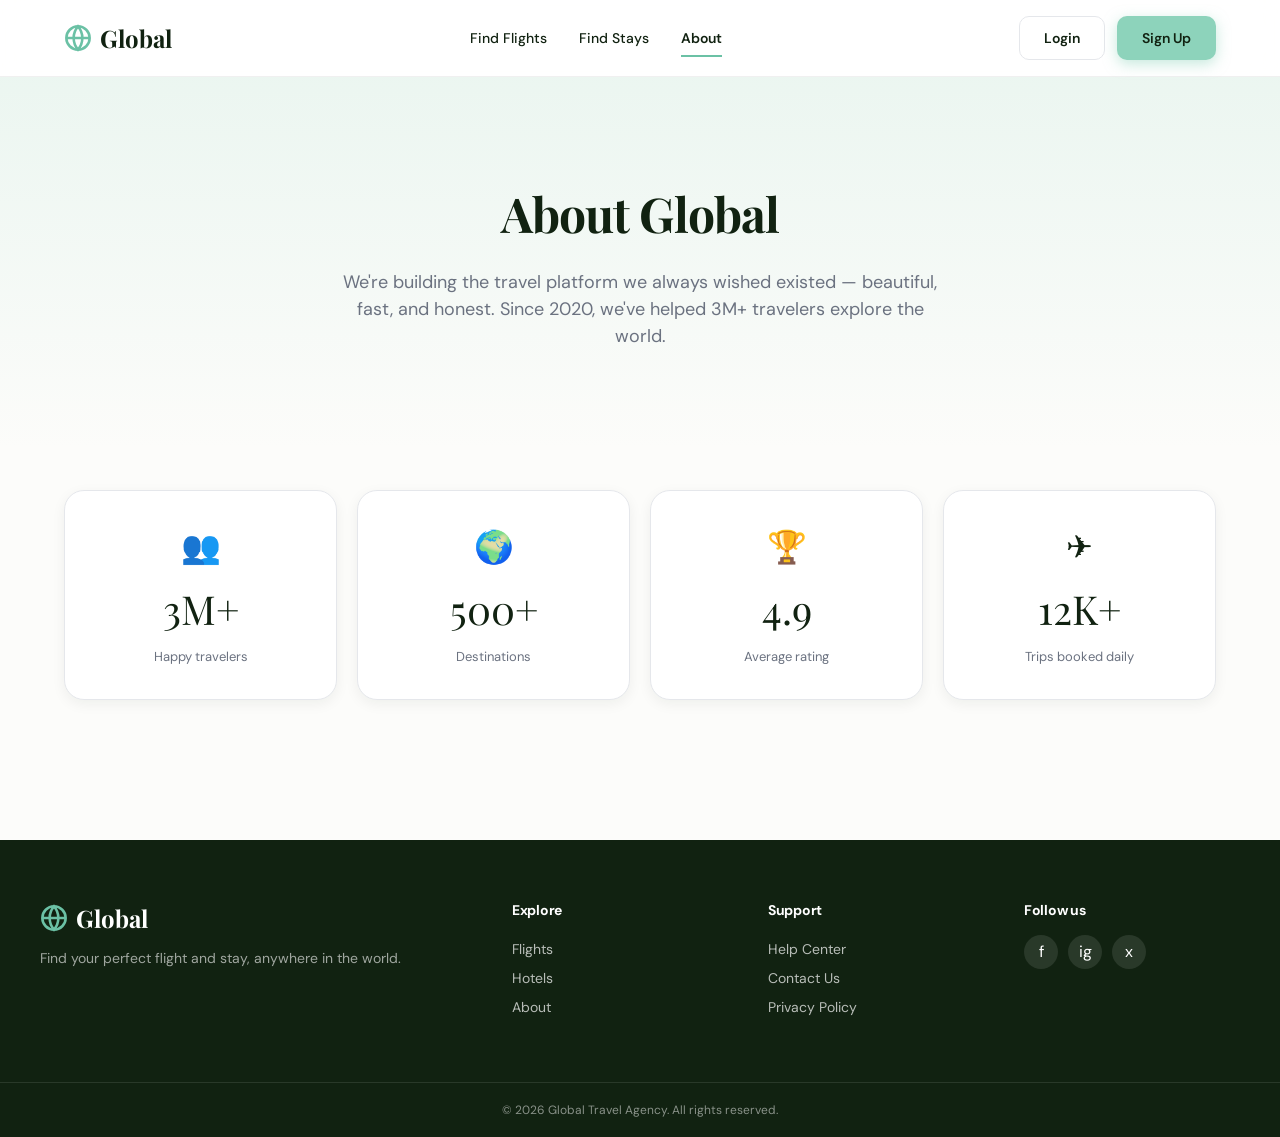
<file: about.html>
<!DOCTYPE html>
<html lang="en">
<head>
  <meta charset="UTF-8">
  <meta name="viewport" content="width=device-width, initial-scale=1.0">
  <title>About Global — Our Story</title>
  <meta name="description" content="Global helps millions travel effortlessly across the globe.">
  <link rel="preconnect" href="https://fonts.googleapis.com">
  <link rel="preconnect" href="https://fonts.gstatic.com" crossorigin>
  <link href="https://fonts.googleapis.com/css2?family=Playfair+Display:wght@600;700;800&family=DM+Sans:wght@400;500;600;700&display=swap" rel="stylesheet">
  <link rel="stylesheet" href="css/style.css">
</head>
<body>
  <div id="navbar"></div>

  <section class="about-hero">
    <div class="container">
      <h1 class="fade-up">About Global</h1>
      <p class="fade-up d1">We're building the travel platform we always wished existed — beautiful, fast, and honest. Since 2020, we've helped 3M+ travelers explore the world.</p>
    </div>
  </section>

  <section class="container">
    <div class="stats-grid">
      <div class="stat-card fade-up">
        <div style="font-size:32px">👥</div>
        <div class="stat-num">3M+</div>
        <div class="stat-lbl">Happy travelers</div>
      </div>
      <div class="stat-card fade-up d1">
        <div style="font-size:32px">🌍</div>
        <div class="stat-num">500+</div>
        <div class="stat-lbl">Destinations</div>
      </div>
      <div class="stat-card fade-up d2">
        <div style="font-size:32px">🏆</div>
        <div class="stat-num">4.9</div>
        <div class="stat-lbl">Average rating</div>
      </div>
      <div class="stat-card fade-up d3">
        <div style="font-size:32px">✈️</div>
        <div class="stat-num">12K+</div>
        <div class="stat-lbl">Trips booked daily</div>
      </div>
    </div>
  </section>

  <div id="footer"></div>

  <script src="js/data.js"></script>
  <script src="js/common.js"></script>
  <script>
    document.addEventListener('DOMContentLoaded', () => mount('about', 'flights'));
  </script>
</body>
</html>
</file>
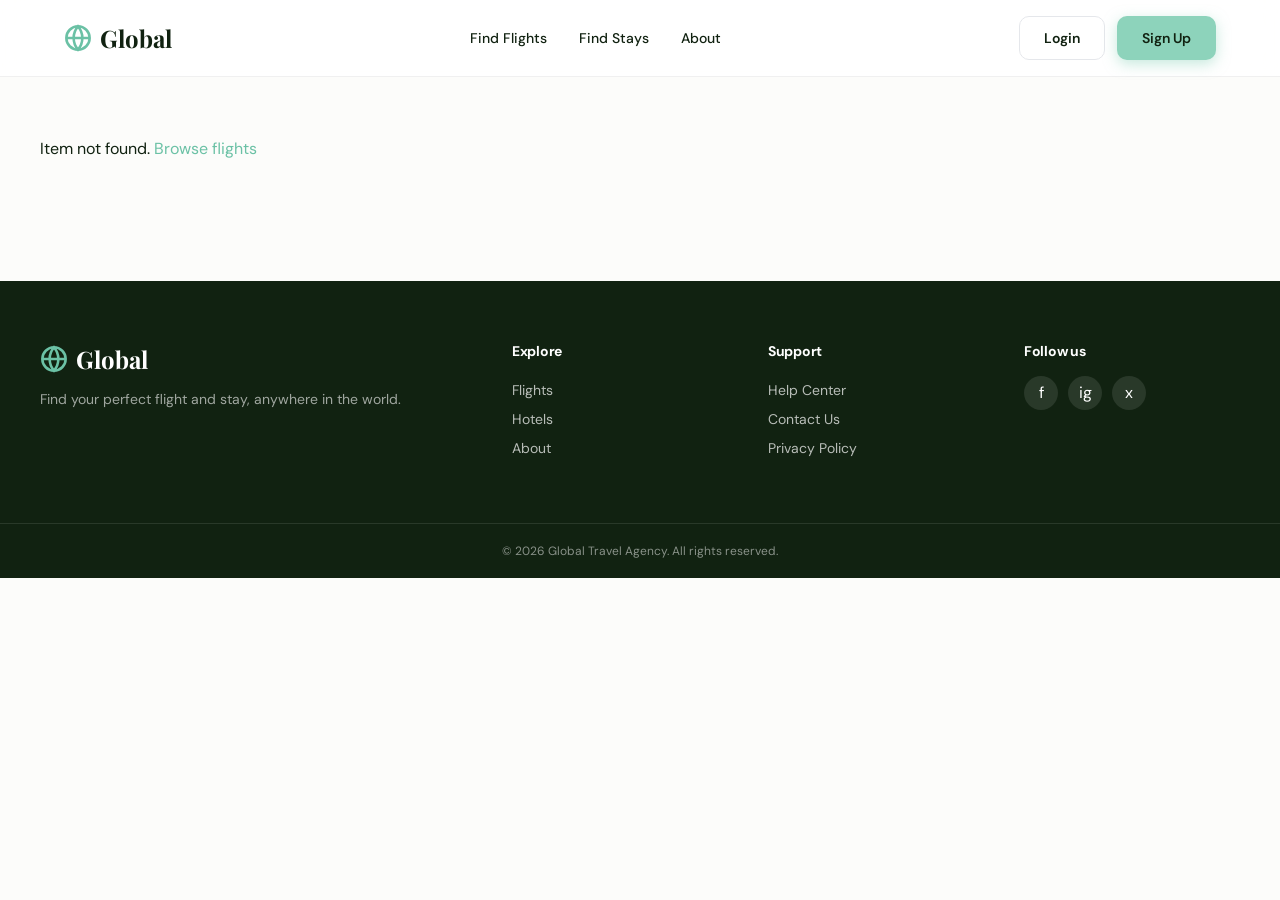
<file: booking.html>
<!DOCTYPE html>
<html lang="en">
<head>
  <meta charset="UTF-8">
  <meta name="viewport" content="width=device-width, initial-scale=1.0">
  <title>Complete Your Booking — Global</title>
  <meta name="description" content="Confirm your travel booking with Global.">
  <link rel="preconnect" href="https://fonts.googleapis.com">
  <link rel="preconnect" href="https://fonts.gstatic.com" crossorigin>
  <link href="https://fonts.googleapis.com/css2?family=Playfair+Display:wght@600;700;800&family=DM+Sans:wght@400;500;600;700&display=swap" rel="stylesheet">
  <link rel="stylesheet" href="css/style.css">
</head>
<body>
  <div id="navbar"></div>
  <main id="booking"></main>
  <div id="footer"></div>

  <script src="js/data.js"></script>
  <script src="js/common.js"></script>
  <script src="js/booking.js"></script>
</body>
</html>
</file>
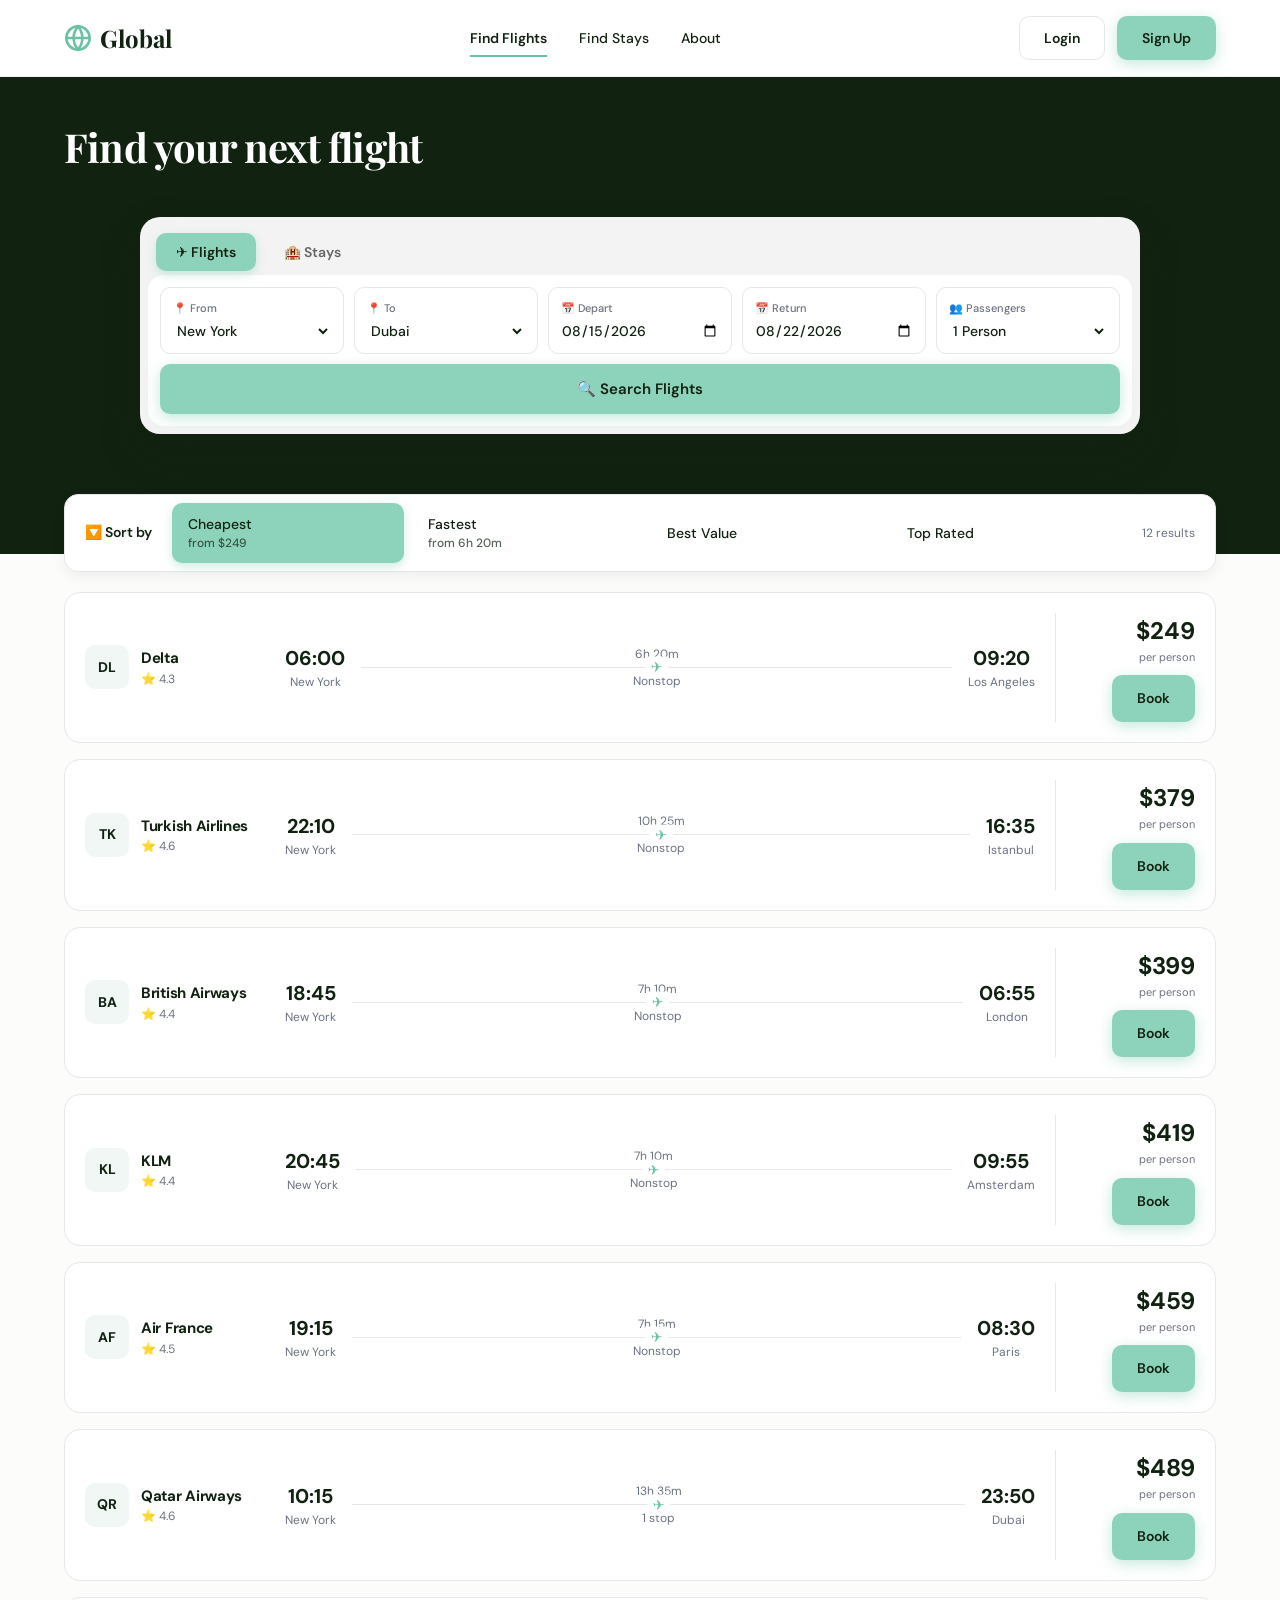
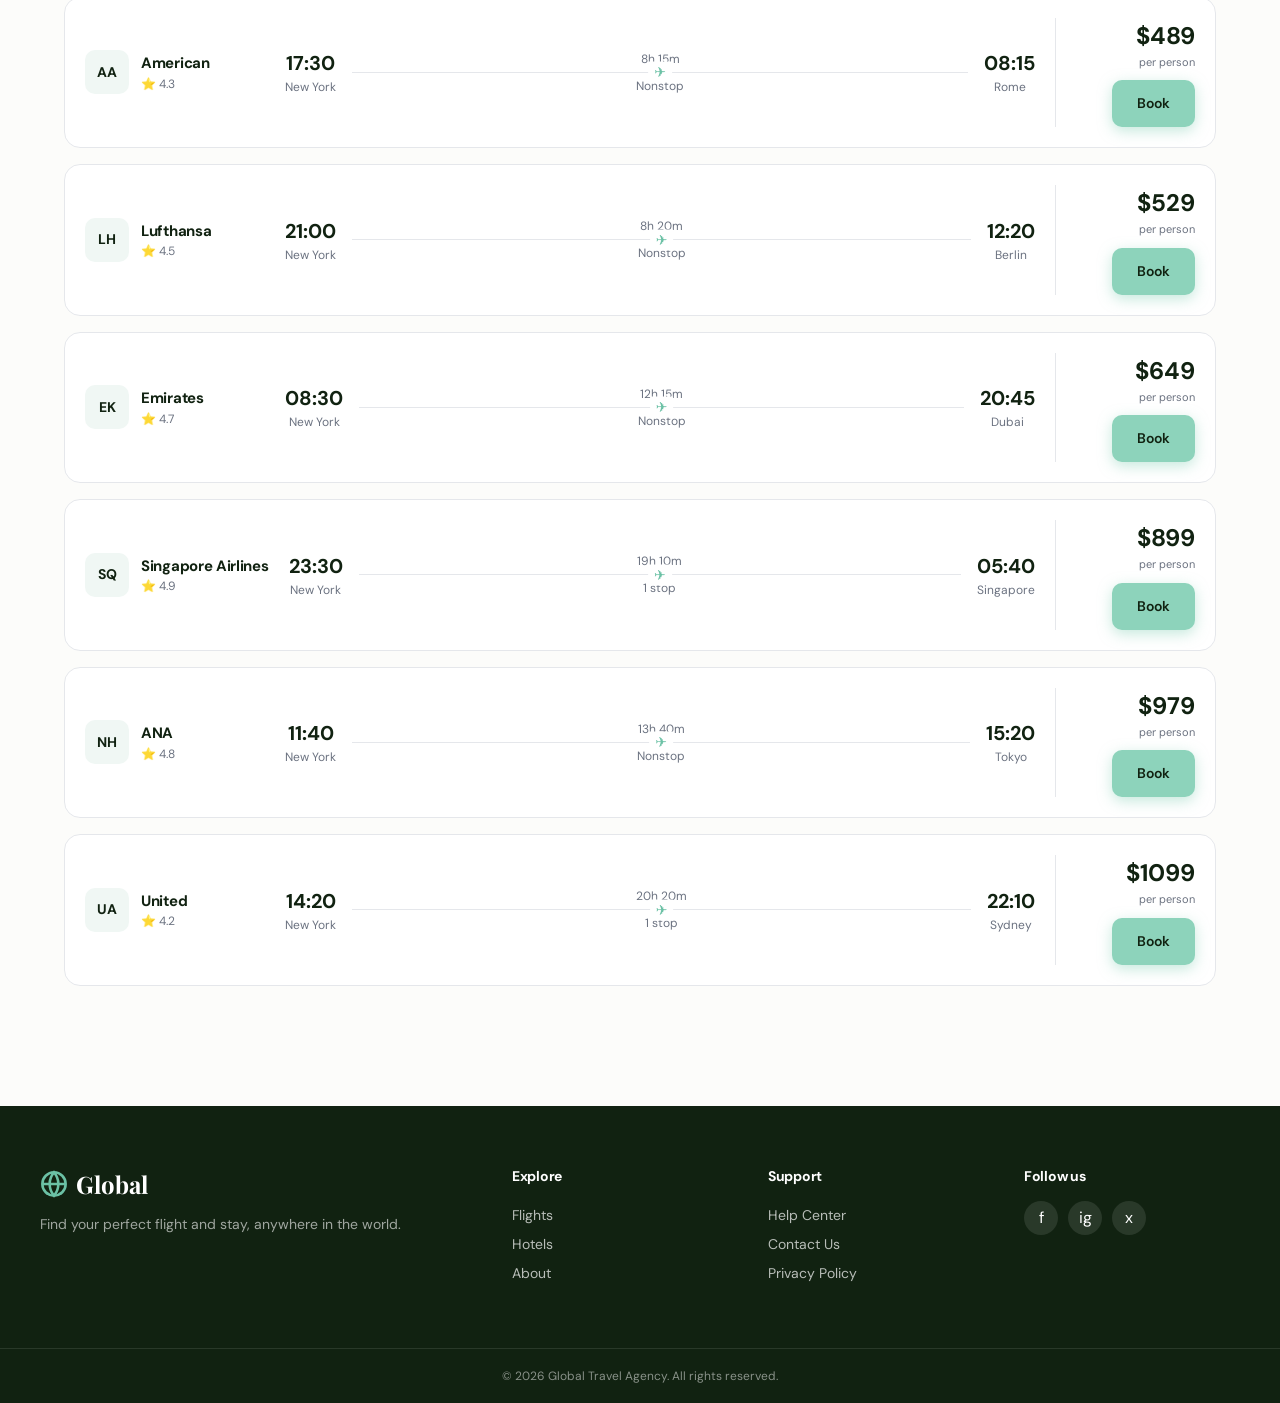
<file: flights.html>
<!DOCTYPE html>
<html lang="en">
<head>
  <meta charset="UTF-8">
  <meta name="viewport" content="width=device-width, initial-scale=1.0">
  <title>Find Cheap Flights — Global</title>
  <meta name="description" content="Compare and book flights from 500+ airlines worldwide.">
  <link rel="preconnect" href="https://fonts.googleapis.com">
  <link rel="preconnect" href="https://fonts.gstatic.com" crossorigin>
  <link href="https://fonts.googleapis.com/css2?family=Playfair+Display:wght@600;700;800&family=DM+Sans:wght@400;500;600;700&display=swap" rel="stylesheet">
  <link rel="stylesheet" href="css/style.css">
</head>
<body>
  <div id="navbar"></div>

  <section class="page-hero">
    <div class="container">
      <h1>Find your next flight</h1>
      <div id="searchform"></div>
    </div>
  </section>

  <div class="container results-wrap">
    <div class="sort-bar">
      <div class="sort-label">🔽 Sort by</div>
      <button class="sort-btn active" data-key="cheapest" onclick="sortFlights('cheapest')">
        Cheapest<span class="sub">from $249</span>
      </button>
      <button class="sort-btn" data-key="fastest" onclick="sortFlights('fastest')">
        Fastest<span class="sub">from 6h 20m</span>
      </button>
      <button class="sort-btn" data-key="best" onclick="sortFlights('best')">
        Best Value
      </button>
      <button class="sort-btn" data-key="rating" onclick="sortFlights('rating')">
        Top Rated
      </button>
      <div class="results-count" id="count"></div>
    </div>
    <div id="results" class="results-list"></div>
  </div>

  <div id="footer"></div>

  <script src="js/data.js"></script>
  <script src="js/common.js"></script>
  <script src="js/flights.js"></script>
</body>
</html>
</file>
<file: css/style.css>
/* Global Travel — Global Styles */
:root {
  --mint: #8DD3BB;
  --mint-dark: #6BC1A5;
  --navy: #112211;
  --navy-2: #1a2e35;
  --bg: #FCFCFA;
  --card: #ffffff;
  --border: #e5e7eb;
  --muted: #6b7280;
  --text: #112211;
  --radius: 12px;
  --shadow-sm: 0 4px 14px rgba(17,34,17,.06);
  --shadow-md: 0 12px 30px rgba(17,34,17,.12);
  --shadow-lg: 0 20px 45px rgba(17,34,17,.18);
}
* { box-sizing: border-box; margin: 0; padding: 0; }
html { scroll-behavior: smooth; }
body {
  font-family: 'DM Sans', system-ui, -apple-system, sans-serif;
  background: var(--bg);
  color: var(--text);
  line-height: 1.5;
  -webkit-font-smoothing: antialiased;
}
h1, h2, h3, h4 { font-family: 'Playfair Display', serif; letter-spacing: -.02em; color: var(--navy); }
a { color: inherit; text-decoration: none; }
img { max-width: 100%; display: block; }
button { font-family: inherit; cursor: pointer; border: none; background: none; }
input, select { font-family: inherit; font-size: inherit; }

/* Container */
.container { max-width: 1200px; margin: 0 auto; padding: 0 24px; }

/* Buttons */
.btn {
  display: inline-flex; align-items: center; justify-content: center; gap: 8px;
  padding: 12px 24px; border-radius: 10px; font-weight: 600; font-size: 14px;
  transition: all .25s ease; cursor: pointer; border: 1.5px solid transparent;
}
.btn-primary {
  background: var(--mint); color: var(--navy);
  box-shadow: 0 4px 14px rgba(141,211,187,.5);
}
.btn-primary:hover { transform: translateY(-2px); box-shadow: 0 8px 22px rgba(141,211,187,.7); background: var(--mint-dark); }
.btn-primary:active { transform: translateY(0); }
.btn-outline { border-color: var(--border); color: var(--navy); background: transparent; }
.btn-outline:hover { border-color: var(--mint); background: rgba(141,211,187,.1); }
.btn-lg { padding: 14px 28px; font-size: 16px; }

/* Navbar */
.navbar {
  position: sticky; top: 0; z-index: 100;
  background: rgba(255,255,255,.85);
  backdrop-filter: blur(14px);
  border-bottom: 1px solid rgba(0,0,0,.06);
  animation: slideDown .5s ease;
}
@keyframes slideDown { from { transform: translateY(-100%); } to { transform: translateY(0); } }
.nav-inner { display: flex; align-items: center; justify-content: space-between; padding: 16px 24px; max-width: 1200px; margin: 0 auto; }
.logo { display: flex; align-items: center; gap: 8px; font-family: 'Playfair Display', serif; font-size: 24px; font-weight: 700; color: var(--navy); }
.logo-icon { width: 28px; height: 28px; color: var(--mint-dark); transition: transform .3s; }
.logo:hover .logo-icon { transform: rotate(20deg); }
.nav-links { display: flex; gap: 32px; align-items: center; }
.nav-link { position: relative; font-size: 14px; font-weight: 500; color: var(--text); transition: color .2s; padding: 4px 0; }
.nav-link::after { content: ''; position: absolute; left: 0; bottom: -4px; width: 0; height: 2px; background: var(--mint-dark); transition: width .3s; }
.nav-link:hover::after, .nav-link.active::after { width: 100%; }
.nav-link.active { font-weight: 600; color: var(--navy); }
.nav-actions { display: flex; gap: 12px; }
@media (max-width: 768px) { .nav-links { display: none; } }

/* Hero */
.hero {
  position: relative; padding: 80px 0 140px; overflow: hidden;
  background: linear-gradient(rgba(17,34,17,.35), rgba(17,34,17,.15) 50%, var(--bg)),
    url('https://images.unsplash.com/photo-1488085061387-422e29b40080?w=1920') center/cover;
  color: white; text-align: center;
}
.hero-eyebrow {
  display: inline-flex; align-items: center; gap: 8px;
  color: var(--mint); font-size: 13px; font-weight: 500;
  letter-spacing: .08em; text-transform: uppercase; margin-bottom: 12px;
  animation: fadeUp .6s ease;
}
.hero h1 {
  font-size: clamp(2.5rem, 5vw, 4.5rem); color: white; max-width: 780px; margin: 0 auto;
  line-height: 1.1; animation: fadeUp .7s ease .1s both;
}
.hero h1 em { color: var(--mint); font-style: italic; }
.hero p { margin: 20px auto 0; max-width: 540px; color: rgba(255,255,255,.9); animation: fadeUp .7s ease .2s both; }

/* Search Form */
.search-card {
  background: rgba(255,255,255,.95); backdrop-filter: blur(14px);
  border-radius: 20px; padding: 8px; max-width: 1000px; margin: 40px auto 0;
  box-shadow: var(--shadow-lg); animation: fadeUp .8s ease .3s both;
}
.search-tabs { display: flex; gap: 8px; padding: 8px 8px 0; }
.search-tab {
  display: inline-flex; align-items: center; gap: 8px;
  padding: 10px 20px; border-radius: 10px; font-weight: 600; font-size: 14px;
  color: #666; transition: all .2s;
}
.search-tab.active { background: var(--mint); color: var(--navy); box-shadow: 0 4px 10px rgba(141,211,187,.4); }
.search-tab:hover:not(.active) { background: rgba(0,0,0,.04); }
.search-form { display: grid; grid-template-columns: repeat(5, 1fr); gap: 10px; padding: 12px; background: white; border-radius: 16px; margin-top: 4px; }
.search-field {
  display: flex; flex-direction: column; gap: 4px;
  padding: 12px; border: 1px solid var(--border); border-radius: 10px;
  transition: border-color .2s; cursor: pointer;
}
.search-field:hover, .search-field:focus-within { border-color: var(--mint-dark); }
.search-field label { font-size: 11px; color: var(--muted); font-weight: 500; display: flex; align-items: center; gap: 4px; }
.search-field input, .search-field select {
  border: none; outline: none; background: transparent; font-weight: 500; font-size: 14px; color: var(--navy); width: 100%;
}
.search-form .btn-primary { grid-column: 1/-1; padding: 14px; font-size: 15px; }
@media (max-width: 768px) { .search-form { grid-template-columns: 1fr 1fr; } }

/* Sections */
section.section { padding: 80px 0; }
.section-header { display: flex; justify-content: space-between; align-items: end; margin-bottom: 40px; flex-wrap: wrap; gap: 16px; }
.eyebrow { color: var(--mint-dark); font-size: 13px; font-weight: 600; letter-spacing: .1em; text-transform: uppercase; }
.section-header h2 { font-size: 2.5rem; margin-top: 8px; }

/* Destinations */
.dest-grid { display: grid; grid-template-columns: repeat(auto-fit, minmax(240px, 1fr)); gap: 24px; }
.dest-card {
  position: relative; aspect-ratio: 3/4; border-radius: 20px; overflow: hidden;
  cursor: pointer; box-shadow: var(--shadow-md);
  transition: transform .4s;
}
.dest-card:hover { transform: translateY(-8px); }
.dest-card img { width: 100%; height: 100%; object-fit: cover; transition: transform .7s; }
.dest-card:hover img { transform: scale(1.1); }
.dest-card .overlay {
  position: absolute; inset: 0; background: linear-gradient(to top, rgba(17,34,17,.9), transparent 60%);
  display: flex; flex-direction: column; justify-content: flex-end; padding: 20px; color: white;
}
.dest-card h3 { color: white; font-size: 1.75rem; }
.dest-card .sub { font-size: 13px; opacity: .8; }

/* Features */
.features-bg { background: #F0F7F4; }
.features-grid { display: grid; grid-template-columns: repeat(auto-fit, minmax(280px, 1fr)); gap: 24px; }
.feature-card {
  background: white; padding: 32px; border-radius: 20px;
  transition: all .3s; box-shadow: var(--shadow-sm);
}
.feature-card:hover { transform: translateY(-6px); box-shadow: var(--shadow-md); }
.feature-icon {
  width: 48px; height: 48px; border-radius: 12px;
  background: rgba(141,211,187,.25); color: var(--navy);
  display: flex; align-items: center; justify-content: center; margin-bottom: 16px;
}
.feature-card h3 { font-size: 1.25rem; }
.feature-card p { color: var(--muted); font-size: 14px; margin-top: 8px; }

/* Sub-page hero (flights/hotels) */
.page-hero {
  background: var(--navy); color: white; padding: 40px 0 120px;
  position: relative; overflow: hidden;
}
.page-hero::before {
  content: ''; position: absolute; inset: 0; opacity: .15;
  background: url('https://images.unsplash.com/photo-1436491865332-7a61a109cc05?w=1920') center/cover;
}
.page-hero .container { position: relative; }
.page-hero h1 { color: white; font-size: 2.5rem; margin-bottom: 20px; }
.page-hero.hotels::before { background-image: url('https://images.unsplash.com/photo-1520250497591-112f2f40a3f4?w=1920'); }

/* Sort Bar */
.results-wrap { margin-top: -60px; position: relative; z-index: 2; padding-bottom: 60px; }
.sort-bar {
  background: white; border-radius: 14px; padding: 8px;
  display: flex; align-items: center; gap: 8px; box-shadow: var(--shadow-sm);
  border: 1px solid var(--border); flex-wrap: wrap;
}
.sort-label { padding: 0 12px; font-weight: 600; font-size: 14px; color: var(--navy); display: flex; align-items: center; gap: 6px; }
.sort-btn {
  flex: 1; min-width: 120px; padding: 12px 16px; border-radius: 10px;
  font-weight: 500; font-size: 14px; text-align: left; transition: all .2s; color: var(--text);
}
.sort-btn .sub { display: block; font-size: 12px; opacity: .7; margin-top: 2px; }
.sort-btn:hover:not(.active) { background: #f5f5f5; }
.sort-btn.active { background: var(--mint); color: var(--navy); box-shadow: 0 4px 10px rgba(141,211,187,.4); }
.results-count { padding: 0 12px; font-size: 12px; color: var(--muted); }

/* Flight cards */
.results-list { margin-top: 20px; display: flex; flex-direction: column; gap: 16px; }
.flight-card {
  background: white; border: 1px solid var(--border); border-radius: 16px;
  padding: 20px; display: flex; align-items: center; gap: 20px;
  transition: all .3s; animation: fadeUp .5s ease both;
  flex-wrap: wrap;
}
.flight-card:hover { transform: translateY(-4px); box-shadow: var(--shadow-md); }
.flight-airline { display: flex; align-items: center; gap: 12px; min-width: 180px; }
.airline-logo {
  width: 44px; height: 44px; border-radius: 10px; background: #F0F7F4;
  display: flex; align-items: center; justify-content: center;
  font-weight: 700; color: var(--navy); font-size: 14px;
}
.flight-airline h4 { font-family: 'DM Sans', sans-serif; font-size: 15px; }
.flight-airline .rating { font-size: 12px; color: var(--muted); display: flex; align-items: center; gap: 4px; }
.flight-route { flex: 1; display: flex; align-items: center; gap: 16px; min-width: 300px; }
.flight-time { text-align: center; }
.flight-time .t { font-size: 20px; font-weight: 700; color: var(--navy); }
.flight-time .c { font-size: 12px; color: var(--muted); }
.flight-line { flex: 1; display: flex; flex-direction: column; align-items: center; gap: 4px; }
.flight-line .dur { font-size: 12px; color: var(--muted); }
.flight-line .bar { width: 100%; height: 1px; background: var(--border); position: relative; }
.flight-line .bar::before {
  content: '✈'; position: absolute; left: 50%; top: 50%; transform: translate(-50%,-50%);
  background: white; padding: 0 6px; color: var(--mint-dark); font-size: 14px;
}
.flight-line .stops { font-size: 12px; color: var(--muted); }
.flight-price { text-align: right; min-width: 140px; border-left: 1px solid var(--border); padding-left: 20px; display: flex; flex-direction: column; align-items: flex-end; gap: 10px; }
.flight-price .p { font-size: 24px; font-weight: 700; color: var(--navy); }
.flight-price .per { font-size: 11px; color: var(--muted); }

/* Hotel cards */
.hotels-grid { display: grid; grid-template-columns: repeat(auto-fill, minmax(300px, 1fr)); gap: 24px; }
.hotel-card {
  background: white; border-radius: 20px; overflow: hidden;
  border: 1px solid var(--border); box-shadow: var(--shadow-sm);
  transition: all .3s; animation: fadeUp .5s ease both;
  display: flex; flex-direction: column;
}
.hotel-card:hover { transform: translateY(-6px); box-shadow: var(--shadow-md); }
.hotel-img { aspect-ratio: 4/3; overflow: hidden; position: relative; }
.hotel-img img { width: 100%; height: 100%; object-fit: cover; transition: transform .7s; }
.hotel-card:hover .hotel-img img { transform: scale(1.1); }
.hotel-badge {
  position: absolute; top: 12px; right: 12px;
  background: rgba(255,255,255,.95); padding: 6px 12px; border-radius: 999px;
  font-size: 13px; font-weight: 700; color: var(--navy); display: flex; align-items: center; gap: 4px;
}
.hotel-body { padding: 20px; flex: 1; display: flex; flex-direction: column; }
.hotel-body h3 { font-size: 1.15rem; font-family: 'DM Sans', sans-serif; font-weight: 700; }
.hotel-loc { font-size: 13px; color: var(--muted); margin-top: 4px; }
.amenities { display: flex; flex-wrap: wrap; gap: 6px; margin-top: 12px; }
.amenity { font-size: 11px; background: #F0F7F4; color: var(--navy); padding: 3px 10px; border-radius: 999px; font-weight: 500; }
.hotel-foot { display: flex; align-items: flex-end; justify-content: space-between; margin-top: auto; padding-top: 16px; }
.hotel-price .p { font-size: 22px; font-weight: 700; color: var(--navy); }
.hotel-price .per { font-size: 11px; color: var(--muted); }

/* Booking */
.booking-wrap { display: grid; grid-template-columns: 1fr 340px; gap: 24px; padding: 40px 0; }
@media (max-width: 900px) { .booking-wrap { grid-template-columns: 1fr; } }
.booking-form, .booking-summary {
  background: white; border: 1px solid var(--border); border-radius: 20px; padding: 28px;
}
.booking-form h1 { font-size: 1.75rem; margin-bottom: 20px; }
.form-group { margin-bottom: 20px; }
.form-group h3 { font-family: 'DM Sans', sans-serif; font-size: 15px; margin-bottom: 12px; color: var(--navy); }
.form-row { display: grid; grid-template-columns: 1fr 1fr; gap: 12px; }
.form-row.three { grid-template-columns: 2fr 1fr 1fr; }
.form-field { display: flex; flex-direction: column; gap: 4px; }
.form-field label { font-size: 12px; color: var(--muted); font-weight: 500; }
.form-field input, .form-field select {
  padding: 12px; border: 1px solid var(--border); border-radius: 10px;
  transition: border-color .2s; background: white;
}
.form-field input:focus, .form-field select:focus { outline: none; border-color: var(--mint-dark); }
.booking-summary { position: sticky; top: 100px; align-self: start; }
.booking-summary h3 { font-family: 'DM Sans', sans-serif; font-size: 16px; margin-bottom: 16px; color: var(--navy); }
.sum-row { display: flex; justify-content: space-between; padding: 6px 0; font-size: 14px; }
.sum-row .lbl { color: var(--muted); }
.sum-total { border-top: 1px solid var(--border); padding-top: 12px; margin-top: 12px; font-weight: 700; font-size: 18px; color: var(--navy); }

/* Success */
.success {
  min-height: 60vh; display: flex; align-items: center; justify-content: center; padding: 40px;
}
.success-card {
  background: white; border: 1px solid var(--border); border-radius: 20px;
  padding: 48px; text-align: center; max-width: 440px; box-shadow: var(--shadow-md);
  animation: popIn .5s cubic-bezier(.34,1.56,.64,1);
}
.success-check {
  width: 72px; height: 72px; border-radius: 50%; background: var(--mint);
  color: white; display: flex; align-items: center; justify-content: center;
  margin: 0 auto 16px; font-size: 36px; animation: popIn .6s cubic-bezier(.34,1.56,.64,1) .1s both;
}
@keyframes popIn { from { transform: scale(0); opacity: 0; } to { transform: scale(1); opacity: 1; } }
.success-card h2 { margin-bottom: 8px; }
.success-card p { color: var(--muted); font-size: 14px; margin-bottom: 24px; }

/* Footer */
footer { background: var(--navy); color: rgba(255,255,255,.85); margin-top: 60px; }
.footer-grid { display: grid; grid-template-columns: 2fr 1fr 1fr 1fr; gap: 40px; padding: 60px 0; }
@media (max-width: 768px) { .footer-grid { grid-template-columns: 1fr 1fr; } }
.footer-brand p { font-size: 14px; color: rgba(255,255,255,.6); margin-top: 12px; }
footer h4 { color: white; font-family: 'DM Sans', sans-serif; font-size: 14px; margin-bottom: 14px; }
footer ul { list-style: none; }
footer ul li { padding: 4px 0; font-size: 14px; color: rgba(255,255,255,.7); }
footer ul li a:hover { color: var(--mint); }
.socials { display: flex; gap: 10px; }
.socials a {
  width: 34px; height: 34px; border-radius: 50%; background: rgba(255,255,255,.1);
  display: inline-flex; align-items: center; justify-content: center;
  transition: all .2s; color: white; text-decoration: none;
}
.socials a:hover { background: var(--mint); color: var(--navy); transform: translateY(-2px); }
.footer-bottom { border-top: 1px solid rgba(255,255,255,.1); padding: 18px; text-align: center; font-size: 12px; color: rgba(255,255,255,.5); }

/* Animations */
@keyframes fadeUp { from { opacity: 0; transform: translateY(20px); } to { opacity: 1; transform: translateY(0); } }
.fade-up { animation: fadeUp .6s ease both; }
.fade-up.d1 { animation-delay: .1s; }
.fade-up.d2 { animation-delay: .2s; }
.fade-up.d3 { animation-delay: .3s; }
.fade-up.d4 { animation-delay: .4s; }

/* About */
.about-hero { padding: 100px 0; text-align: center; background: linear-gradient(180deg, rgba(141,211,187,.15), transparent); }
.about-hero h1 { font-size: 3rem; }
.about-hero p { max-width: 600px; margin: 20px auto 0; color: var(--muted); font-size: 18px; }
.stats-grid { display: grid; grid-template-columns: repeat(auto-fit, minmax(220px, 1fr)); gap: 20px; padding: 40px 0 80px; }
.stat-card { background: white; padding: 32px; border-radius: 20px; text-align: center; border: 1px solid var(--border); box-shadow: var(--shadow-sm); transition: transform .3s; }
.stat-card:hover { transform: translateY(-6px); box-shadow: var(--shadow-md); }
.stat-num { font-family: 'Playfair Display', serif; font-size: 2.5rem; color: var(--navy); margin: 8px 0; }
.stat-lbl { font-size: 13px; color: var(--muted); }
</file>
